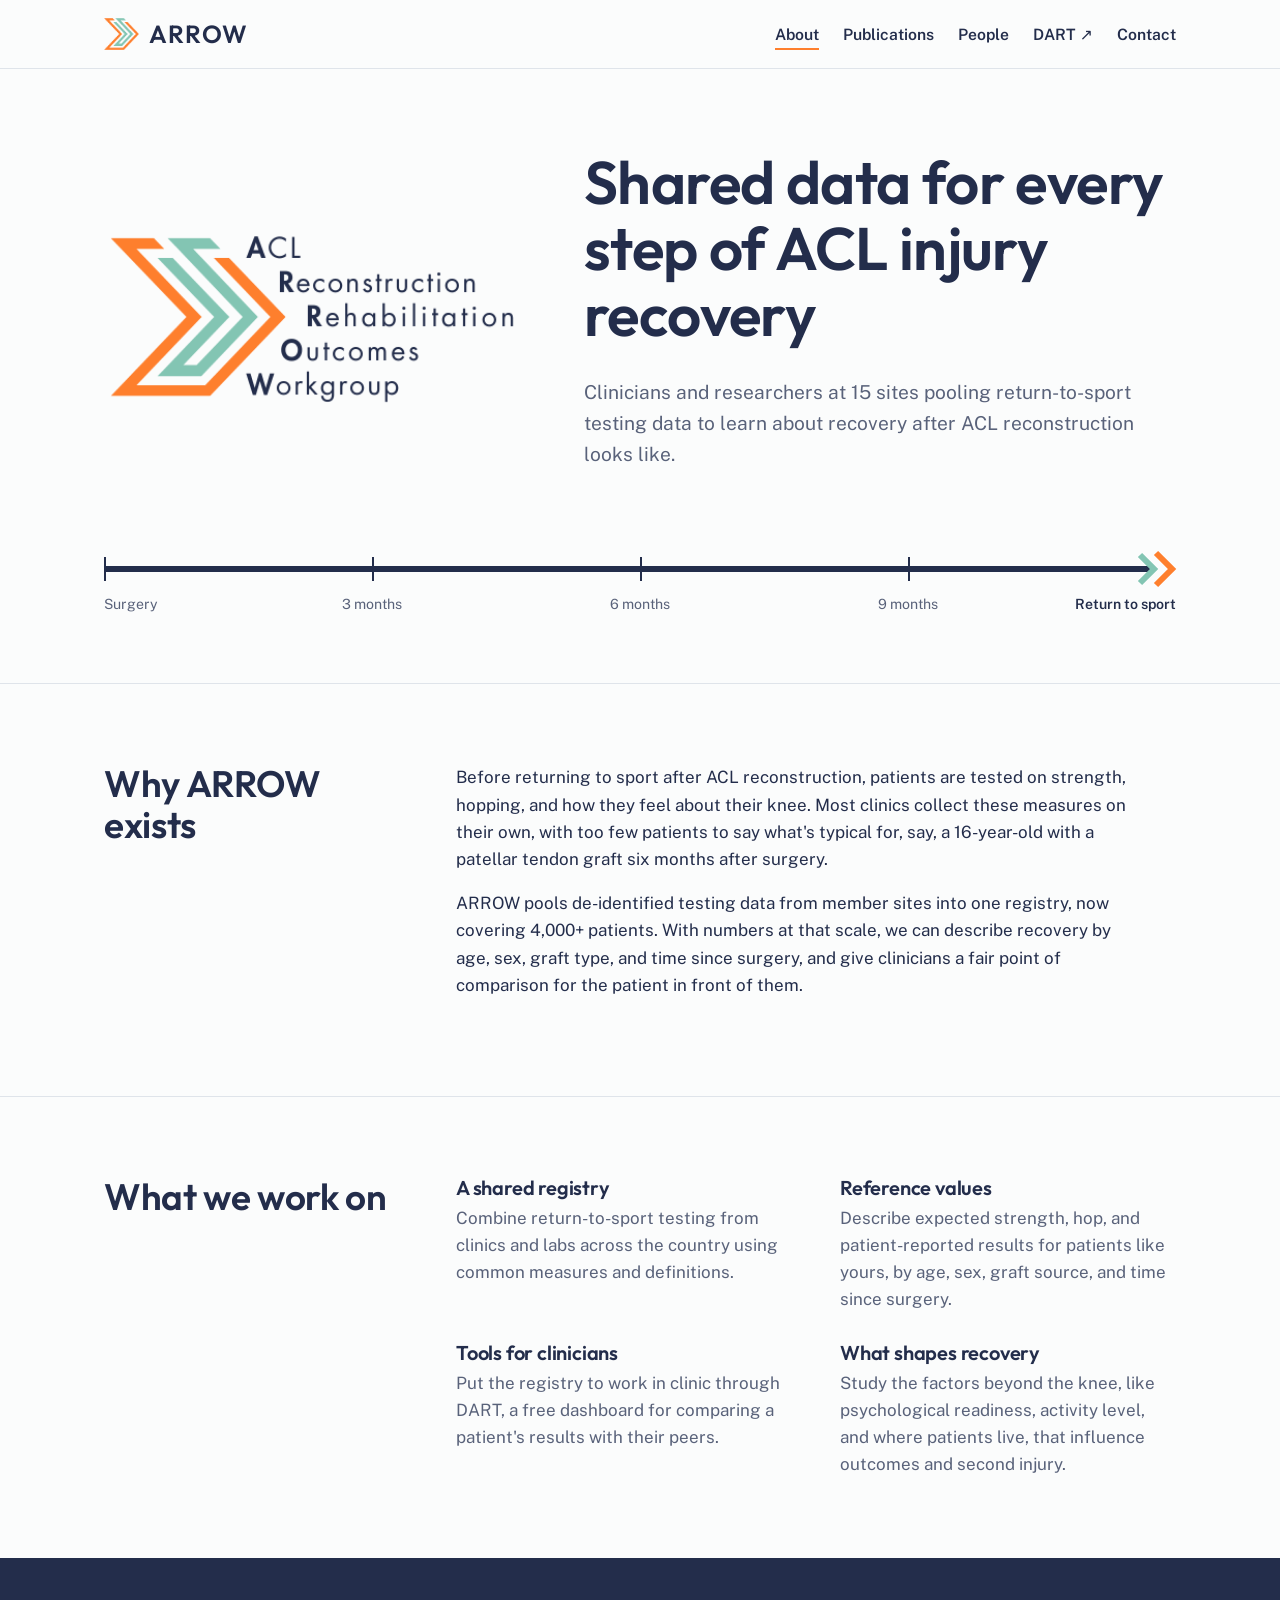
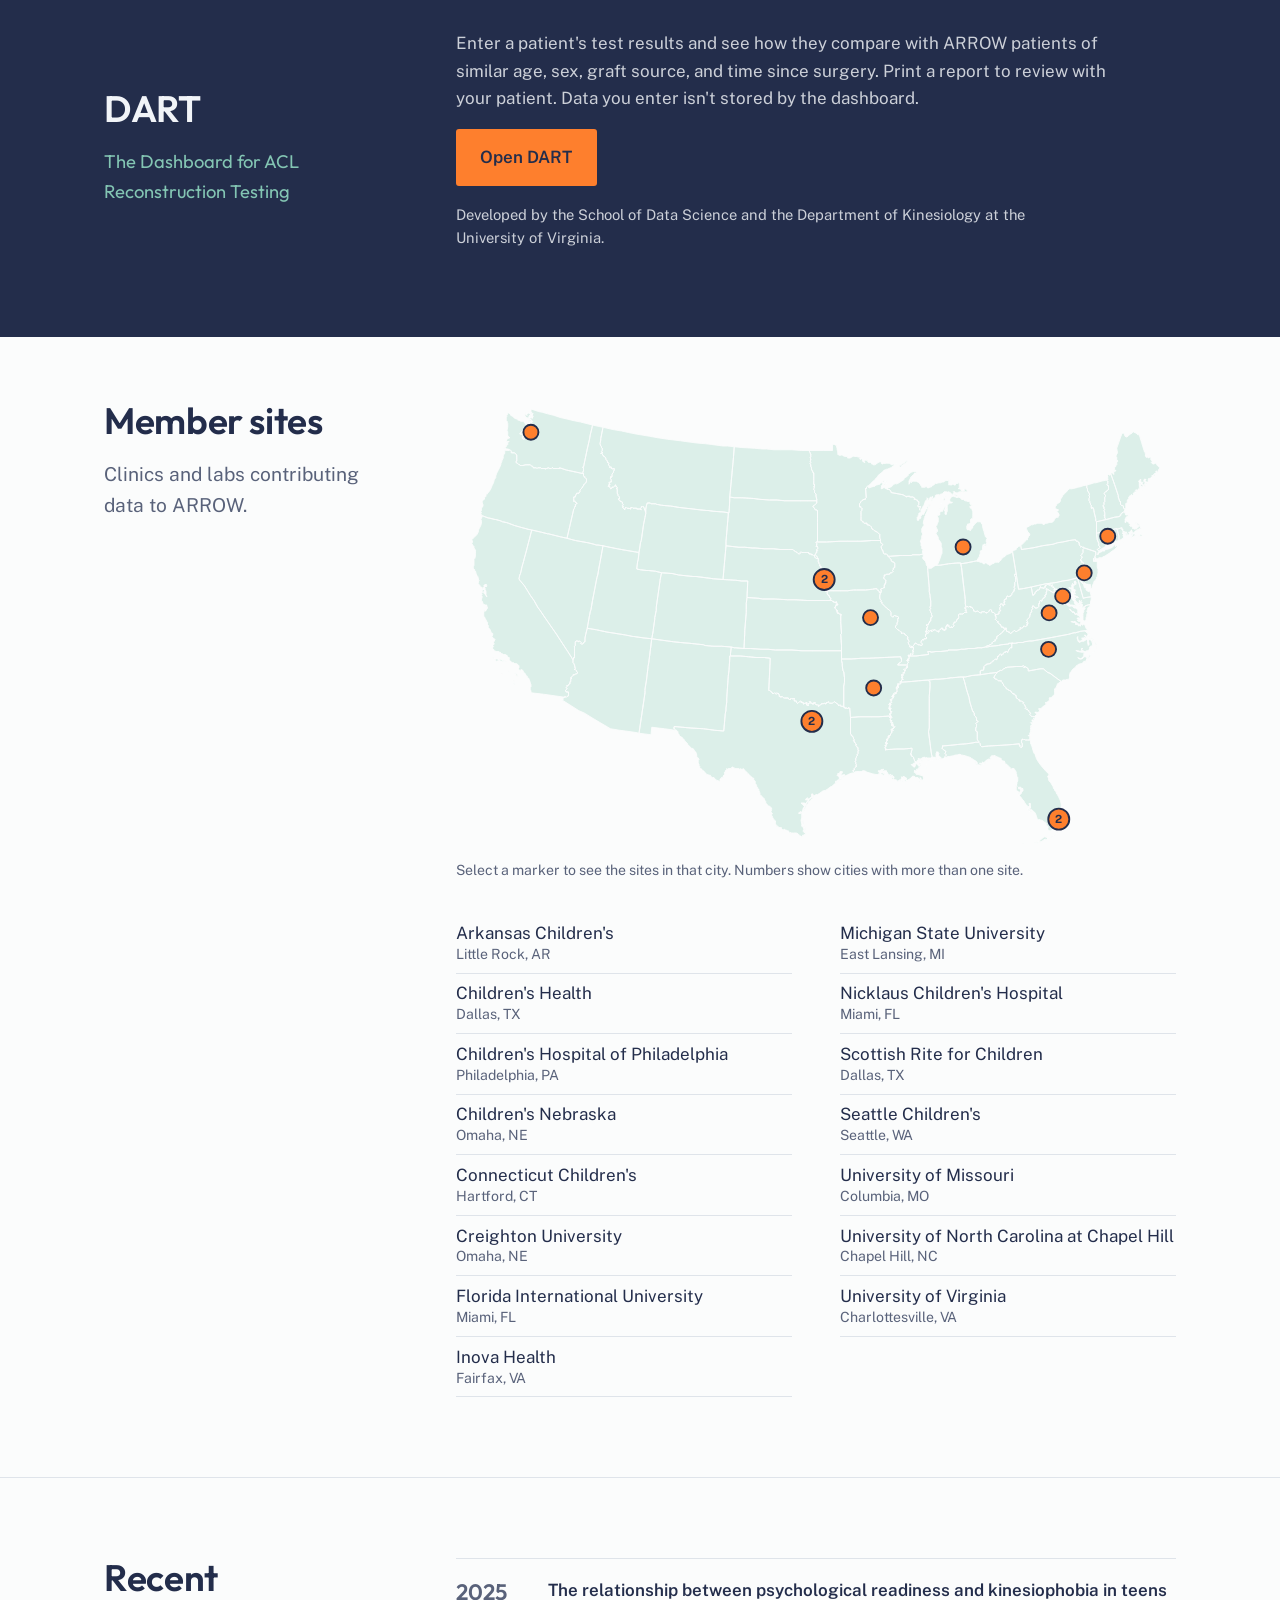
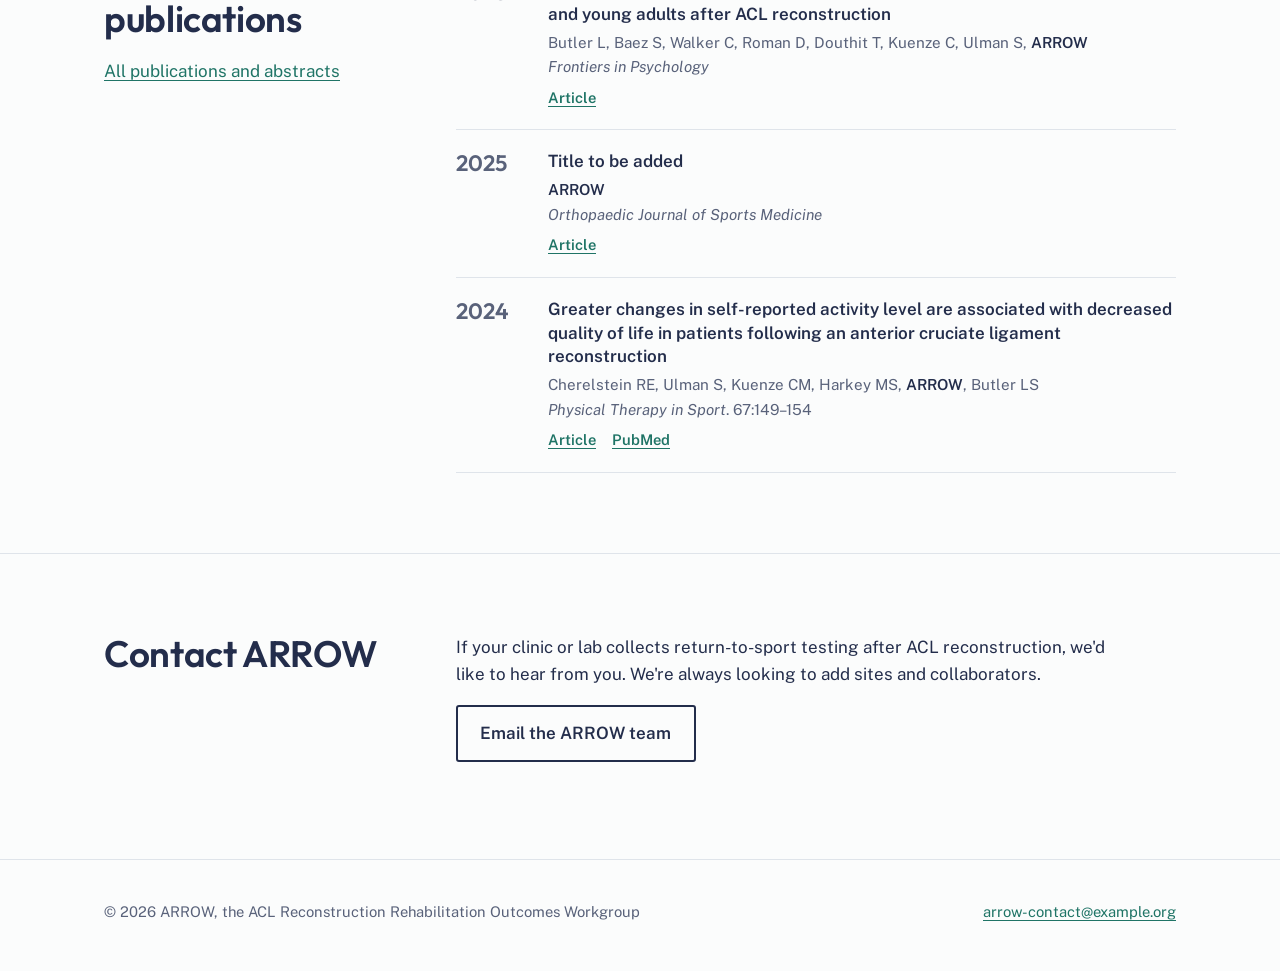
<file: index.html>
<!doctype html>
<html lang="en">
<head>
  <meta charset="utf-8">
  <meta name="viewport" content="width=device-width, initial-scale=1">
  <title>ARROW · ACL Reconstruction Rehabilitation Outcomes Workgroup</title>
  <meta name="description" content="ARROW is a multi-site collaboration pooling return-to-sport testing data to improve recovery after ACL reconstruction. Home of DART, the Dashboard for ACL Reconstruction Testing.">
  <link rel="icon" href="assets/img/favicon.png" type="image/png">
  <link rel="preconnect" href="https://fonts.googleapis.com">
  <link rel="preconnect" href="https://fonts.gstatic.com" crossorigin>
  <link href="https://fonts.googleapis.com/css2?family=Outfit:wght@500;600&family=Public+Sans:wght@400;600&display=swap" rel="stylesheet">
  <link rel="stylesheet" href="assets/css/style.css">
</head>
<body>
  <a class="skip" href="#main">Skip to content</a>

  <header class="site-header">
    <div class="wrap">
      <a class="brand" href="./"><img src="assets/img/arrow-mark.png" alt="" width="36" height="32">ARROW</a>
      <nav class="nav" aria-label="Main">
        <ul>
          <li><a href="./" aria-current="page">About</a></li>
          <li><a href="publications.html">Publications</a></li>
          <li><a href="people.html">People</a></li>
          <li><a href="#" data-dart class="ext">DART</a></li>
          <li><a href="#join">Contact</a></li>
        </ul>
      </nav>
    </div>
  </header>

  <main id="main">
    <section class="hero">
      <div class="wrap">
        <div class="hero-grid">
          <div>
            <img class="hero-logo logo-light" src="assets/img/arrow-logo.png" width="402" height="173" alt="ARROW: ACL Reconstruction Rehabilitation Outcomes Workgroup">
            <img class="hero-logo logo-dark" src="assets/img/arrow-logo-dark.png" width="402" height="173" alt="ARROW: ACL Reconstruction Rehabilitation Outcomes Workgroup">
          </div>
          <div>
            <h1>Shared data for every step of ACL injury recovery</h1>
            <p class="lede">Clinicians and researchers at <span data-site-count>15</span> sites pooling return-to-sport testing data to learn about recovery after ACL reconstruction looks like.</p>
          </div>
        </div>

        <figure class="timeline" aria-label="Recovery timeline from surgery to return to sport">
          <div class="track" aria-hidden="true">
            <span class="tick" style="left:0"></span>
            <span class="tick" style="left:25%"></span>
            <span class="tick" style="left:50%"></span>
            <span class="tick" style="left:75%"></span>
            <span class="shaft"></span>
            <svg class="tip" viewBox="0 0 44 40"><polyline class="c2" points="6,6 20,20 6,34"/><polyline class="c1" points="22,4 38,20 22,36"/></svg>
          </div>
          <div class="timeline-labels" aria-hidden="true">
            <span style="left:0">Surgery</span>
            <span class="minor" style="left:25%">3 months</span>
            <span class="minor" style="left:50%">6 months</span>
            <span class="minor" style="left:75%">9 months</span>
            <span class="end" style="left:100%">Return to sport</span>
          </div>
        </figure>
      </div>
    </section>

    <section class="section" id="about">
      <div class="wrap split">
        <h2>Why ARROW exists</h2>
        <div>
          <p>Before returning to sport after ACL reconstruction, patients are tested on strength, hopping, and how they feel about their knee. Most clinics collect these measures on their own, with too few patients to say what's typical for, say, a 16-year-old with a patellar tendon graft six months after surgery.</p>
          <p>ARROW pools de-identified testing data from member sites into one registry, now covering <span data-participants>4,000+</span> patients. With numbers at that scale, we can describe recovery by age, sex, graft type, and time since surgery, and give clinicians a fair point of comparison for the patient in front of them.</p>
        </div>
      </div>
    </section>

    <section class="section" id="goals">
      <div class="wrap split">
        <h2>What we work on</h2>
        <ul class="goals">
          <li>
            <h3>A shared registry</h3>
            <p>Combine return-to-sport testing from clinics and labs across the country using common measures and definitions.</p>
          </li>
          <li>
            <h3>Reference values</h3>
            <p>Describe expected strength, hop, and patient-reported results for patients like yours, by age, sex, graft source, and time since surgery.</p>
          </li>
          <li>
            <h3>Tools for clinicians</h3>
            <p>Put the registry to work in clinic through DART, a free dashboard for comparing a patient's results with their peers.</p>
          </li>
          <li>
            <h3>What shapes recovery</h3>
            <p>Study the factors beyond the knee, like psychological readiness, activity level, and where patients live, that influence outcomes and second injury.</p>
          </li>
        </ul>
      </div>
    </section>

    <section class="band" id="dart" aria-labelledby="dart-heading">
      <div class="wrap split">
        <div>
          <h2 id="dart-heading">DART</h2>
          <p class="sub">The Dashboard for ACL Reconstruction Testing</p>
        </div>
        <div>
          <p>Enter a patient's test results and see how they compare with ARROW patients of similar age, sex, graft source, and time since surgery. Print a report to review with your patient. Data you enter isn't stored by the dashboard.</p>
          <p><a class="button" href="#" data-dart>Open DART</a></p>
          <p class="meta">Developed by the School of Data Science and the Department of Kinesiology at the University of Virginia.</p>
        </div>
      </div>
    </section>

    <section class="section section--first" id="sites-section">
      <div class="wrap split">
        <div>
          <h2>Member sites</h2>
          <p class="lede">Clinics and labs contributing data to ARROW.</p>
        </div>
        <div>
          <div class="map" id="sites-map"></div>
          <p class="map-note">Select a marker to see the sites in that city. Numbers show cities with more than one site.</p>
          <ul class="sites" id="sites"></ul>
        </div>
      </div>
    </section>

    <section class="section" id="recent">
      <div class="wrap split">
        <div>
          <h2>Recent publications</h2>
          <p><a href="publications.html">All publications and abstracts</a></p>
        </div>
        <ul class="pubs" id="recent-pubs" data-limit="3"></ul>
      </div>
    </section>

    <section class="section" id="join">
      <div class="wrap split">
        <h2>Contact ARROW</h2>
        <div>
          <p>If your clinic or lab collects return-to-sport testing after ACL reconstruction, we'd like to hear from you. We're always looking to add sites and collaborators.</p>
          <p><a class="button button--quiet" href="#" data-email="Joining ARROW">Email the ARROW team</a></p>
        </div>
      </div>
    </section>
  </main>

  <footer class="site-footer">
    <div class="wrap">
      <p>© <span data-year>2026</span> ARROW, the ACL Reconstruction Rehabilitation Outcomes Workgroup</p>
      <p><a href="#" data-email></a></p>
    </div>
  </footer>

  <script src="assets/js/data.js"></script>
  <script src="assets/js/us-map.js"></script>
  <script src="assets/js/site.js"></script>
</body>
</html>
</file>
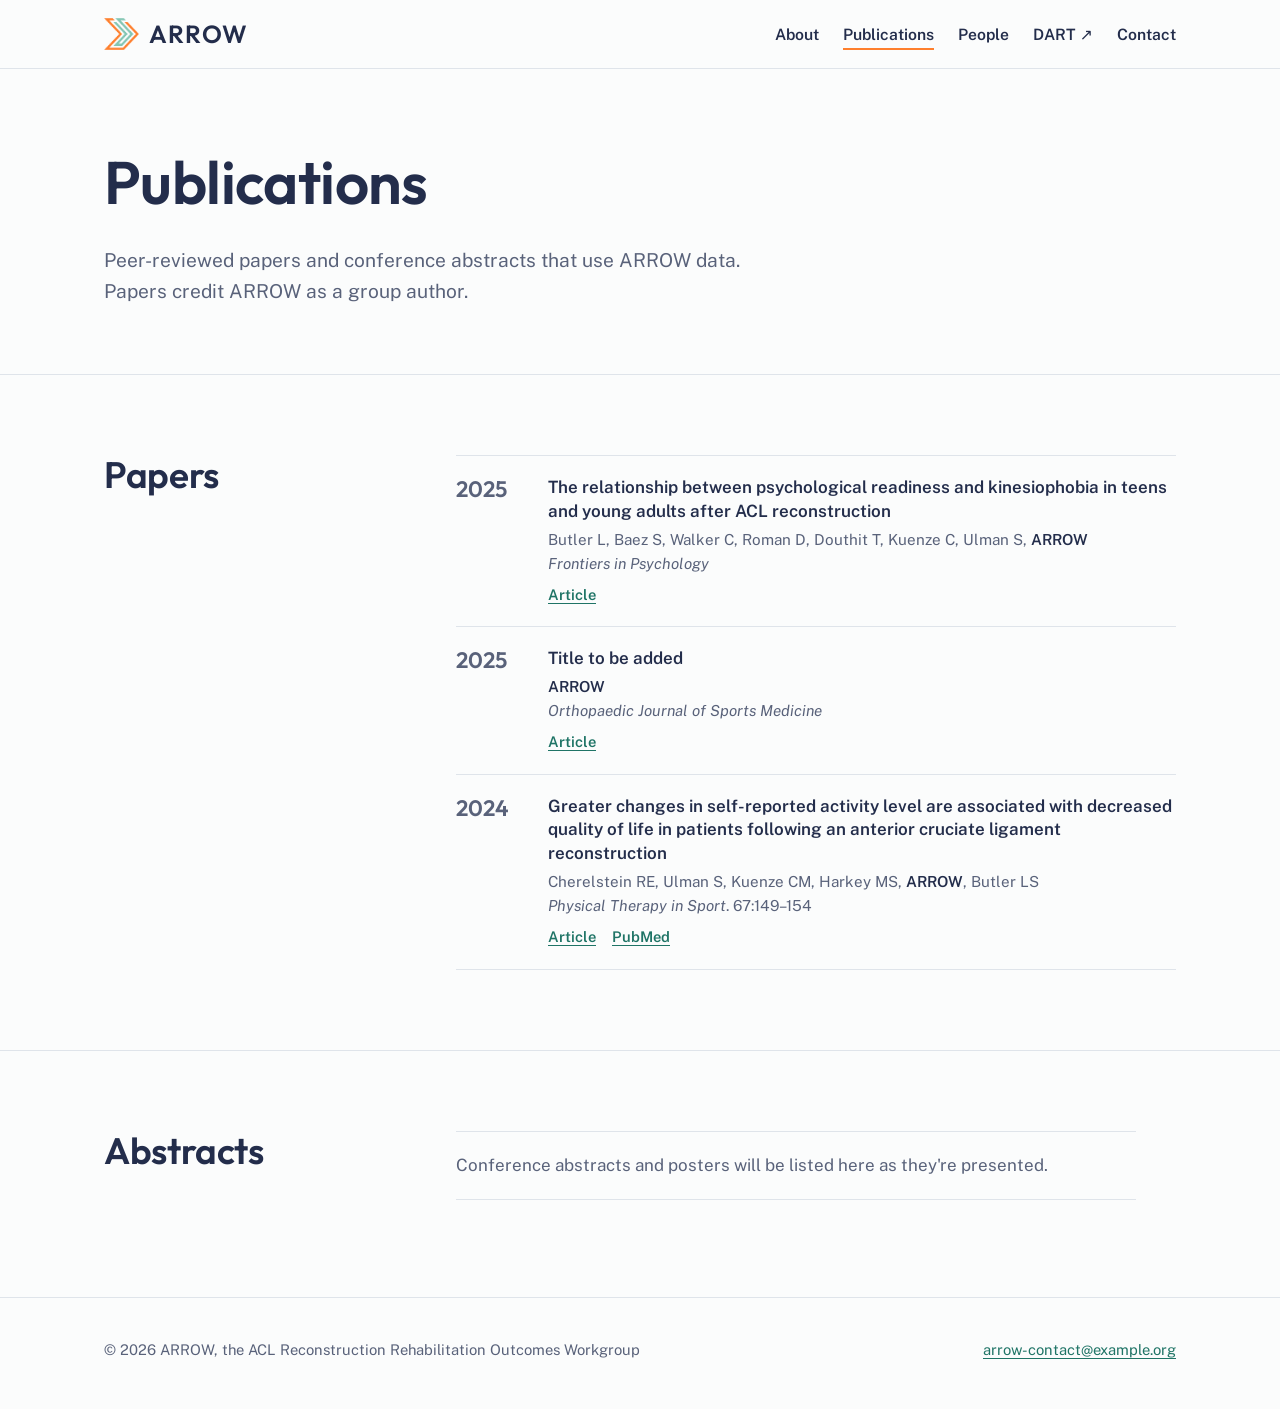
<file: publications.html>
<!doctype html>
<html lang="en">
<head>
  <meta charset="utf-8">
  <meta name="viewport" content="width=device-width, initial-scale=1">
  <title>Publications · ARROW</title>
  <meta name="description" content="Peer-reviewed publications and conference abstracts from ARROW, the ACL Reconstruction Rehabilitation Outcomes Workgroup.">
  <link rel="icon" href="assets/img/favicon.png" type="image/png">
  <link rel="preconnect" href="https://fonts.googleapis.com">
  <link rel="preconnect" href="https://fonts.gstatic.com" crossorigin>
  <link href="https://fonts.googleapis.com/css2?family=Outfit:wght@500;600&family=Public+Sans:wght@400;600&display=swap" rel="stylesheet">
  <link rel="stylesheet" href="assets/css/style.css">
</head>
<body>
  <a class="skip" href="#main">Skip to content</a>

  <header class="site-header">
    <div class="wrap">
      <a class="brand" href="./"><img src="assets/img/arrow-mark.png" alt="" width="36" height="32">ARROW</a>
      <nav class="nav" aria-label="Main">
        <ul>
          <li><a href="./">About</a></li>
          <li><a href="publications.html" aria-current="page">Publications</a></li>
          <li><a href="people.html">People</a></li>
          <li><a href="#" data-dart class="ext">DART</a></li>
          <li><a href="./#join">Contact</a></li>
        </ul>
      </nav>
    </div>
  </header>

  <main id="main">
    <section class="hero">
      <div class="wrap">
        <h1>Publications</h1>
        <p class="lede">Peer-reviewed papers and conference abstracts that use ARROW data. Papers credit ARROW as a group author.</p>
      </div>
    </section>

    <section class="section" aria-labelledby="papers-h">
      <div class="wrap split">
        <h2 id="papers-h">Papers</h2>
        <ul class="pubs" id="all-pubs"></ul>
      </div>
    </section>

    <section class="section" id="abstracts" aria-labelledby="abs-h">
      <div class="wrap split">
        <h2 id="abs-h">Abstracts</h2>
        <ul class="pubs" id="all-abstracts"></ul>
      </div>
    </section>
  </main>

  <footer class="site-footer">
    <div class="wrap">
      <p>© <span data-year>2026</span> ARROW, the ACL Reconstruction Rehabilitation Outcomes Workgroup</p>
      <p><a href="#" data-email></a></p>
    </div>
  </footer>

  <script src="assets/js/data.js"></script>
  <script src="assets/js/site.js"></script>
</body>
</html>
</file>
<file: assets/css/style.css>
/* ARROW — site styles */

:root {
  /* Colors taken from the ARROW logo */
  --navy: #232d4b;
  --orange: #fe7f2d;
  --mint: #83c5b3;

  --ink: var(--navy);            /* text */
  --paper: #fbfcfc;              /* page background (the logo sits on white) */
  --surface: #ffffff;
  --slate: #59627a;              /* secondary text */
  --rule: #dfe4ea;
  --teal: #1f7466;               /* links: a darker mint that passes contrast */
  --signal: var(--orange);       /* accents, buttons, focus */
  --mint-wash: #dcefe9;          /* map land */
  --band: var(--navy);
  --band-ink: #f1f4f8;

  --display: "Outfit", "Century Gothic", "Avenir Next", "Segoe UI", sans-serif;
  --body: "Public Sans", "Segoe UI", system-ui, -apple-system, sans-serif;

  --measure: 68ch;
  --page: 72rem;
  --gutter: clamp(1.25rem, 4vw, 2.5rem);

  color-scheme: light;
}

@media (prefers-color-scheme: dark) {
  :root {
    --ink: #e8edf3;
    --paper: #141b2e;
    --surface: #1b2339;
    --slate: #a4adc2;
    --rule: #2c3651;
    --teal: #83c5b3;
    --mint-wash: #213048;
    --band: #0e1322;
    --band-ink: #e8edf3;
    color-scheme: dark;
  }
}

*, *::before, *::after { box-sizing: border-box; }

html { -webkit-text-size-adjust: 100%; }

body {
  margin: 0;
  background: var(--paper);
  color: var(--ink);
  font-family: var(--body);
  font-size: 1.0625rem;
  line-height: 1.6;
}

img { max-width: 100%; display: block; }

a { color: var(--teal); text-underline-offset: 0.18em; text-decoration-thickness: 1px; }
a:hover { text-decoration-thickness: 2px; }

:focus-visible { outline: 3px solid var(--signal); outline-offset: 3px; border-radius: 2px; }

.skip {
  position: absolute; left: -999px; top: 0;
  background: var(--ink); color: var(--paper); padding: .5rem 1rem; z-index: 10;
}
.skip:focus { left: 1rem; top: 1rem; }

.wrap { max-width: var(--page); margin: 0 auto; padding: 0 var(--gutter); }

h1, h2, h3 {
  font-family: var(--display);
  font-weight: 600;
  line-height: 1.1;
  letter-spacing: -0.01em;
  margin: 0 0 .5em;
}
h1 { font-size: clamp(2.3rem, 5vw, 3.75rem); font-weight: 600; }
h2 { font-size: clamp(1.7rem, 3vw, 2.3rem); }
h3 { font-size: 1.25rem; }

p { margin: 0 0 1em; max-width: var(--measure); }

.lede { font-size: 1.2rem; color: var(--slate); max-width: 58ch; }

/* ---------- Header ---------- */

.site-header { border-bottom: 1px solid var(--rule); background: var(--paper); }
.site-header .wrap {
  display: flex; align-items: center; justify-content: space-between;
  gap: 1rem; flex-wrap: wrap; padding-top: .9rem; padding-bottom: .9rem;
}

.brand {
  display: flex; align-items: center; gap: .6rem;
  font-family: var(--display); font-weight: 600; font-size: 1.55rem;
  color: var(--ink); text-decoration: none; letter-spacing: .04em;
}
.brand img { width: auto; height: 2rem; }

.nav ul { list-style: none; margin: 0; padding: 0; display: flex; flex-wrap: wrap; gap: .25rem 1.5rem; }
.nav a {
  color: var(--ink); text-decoration: none; font-weight: 600; font-size: .98rem;
  padding: .3rem 0; border-bottom: 2px solid transparent;
}
.nav a:hover { border-bottom-color: var(--rule); }
.nav a[aria-current="page"] { border-bottom-color: var(--signal); }
.nav .ext::after { content: " ↗"; font-weight: 400; }

/* ---------- Hero ---------- */

.hero { padding: clamp(2.5rem, 7vw, 5rem) 0 clamp(2rem, 4vw, 3rem); }
.hero h1 { max-width: 18ch; }
.hero .lede { margin-top: 1.25rem; }

/* Home hero: the logo lockup beside the headline */
.hero-grid { display: grid; gap: 2rem 4rem; align-items: center; }
@media (min-width: 56rem) { .hero-grid { grid-template-columns: minmax(0, 26rem) 1fr; } }
.hero-logo { width: 100%; max-width: 26rem; height: auto; }
.logo-dark { display: none; }
@media (prefers-color-scheme: dark) { .logo-light { display: none; } .logo-dark { display: block; } }

/* The recovery timeline: the one bold element on the page */
.timeline { margin-top: clamp(2.5rem, 6vw, 4rem); }
.timeline { margin-left: 0; margin-right: 0; }
.track { position: relative; height: 32px; }
.track .shaft { position: absolute; left: 0; right: 22px; top: 13px; height: 6px; background: var(--ink); transform-origin: left center; }
.track .tick { position: absolute; top: 4px; width: 2px; height: 24px; background: var(--ink); }
.timeline-labels { position: relative; height: 1.6rem; margin-top: .5rem; font-size: .88rem; color: var(--slate); }
.timeline-labels span { position: absolute; top: 0; transform: translateX(-50%); white-space: nowrap; }
.timeline-labels span:first-child { transform: none; }
.timeline-labels span.end { transform: translateX(-100%); color: var(--ink); font-weight: 600; }
@media (max-width: 34rem) { .timeline-labels .minor { display: none; } }
.track .tip { position: absolute; right: -2px; top: -4px; width: 44px; height: 40px; fill: none; stroke-width: 6; stroke-linejoin: miter; }
.track .tip .c1 { stroke: var(--orange); }
.track .tip .c2 { stroke: var(--mint); }
.timeline figcaption { font-size: .9rem; color: var(--slate); margin-top: .75rem; }

@media (prefers-reduced-motion: no-preference) {
  .track .shaft { transform: scaleX(0); animation: draw 1.6s cubic-bezier(.5,0,.2,1) .2s forwards; }
  .track .tip { opacity: 0; animation: arrive .3s ease-out 1.65s forwards; }
  @keyframes draw { to { transform: scaleX(1); } }
  @keyframes arrive { to { opacity: 1; } }
}

/* ---------- Sections ---------- */

.section { padding: clamp(3rem, 7vw, 5rem) 0; border-top: 1px solid var(--rule); }
.section--first { border-top: 0; padding-top: clamp(2.5rem, 6vw, 4rem); }

.split { display: grid; gap: 2rem 4rem; grid-template-columns: 1fr; }
@media (min-width: 52rem) { .split { grid-template-columns: 18rem 1fr; } }

.goals { list-style: none; padding: 0; margin: 0; display: grid; gap: 1.75rem 3rem; }
@media (min-width: 40rem) { .goals { grid-template-columns: 1fr 1fr; } }
.goals h3 { margin-bottom: .3em; }
.goals p { color: var(--slate); margin: 0; }

/* DART band */
.band { background: var(--band); color: var(--band-ink); }
.band .wrap { padding-top: clamp(3rem, 7vw, 4.5rem); padding-bottom: clamp(3rem, 7vw, 4.5rem); }
.band h2 { color: var(--band-ink); }
.band .sub { color: var(--mint); font-family: var(--display); font-size: 1.15rem; margin: 0; }
.band p { color: color-mix(in srgb, var(--band-ink) 82%, transparent); }
.band .split { align-items: center; }

.button {
  display: inline-block; font-weight: 600; text-decoration: none;
  padding: .8rem 1.4rem; border-radius: 3px;
  background: var(--orange); color: var(--navy); border: 2px solid var(--orange);
}
.button:hover { background: transparent; color: var(--orange); }
.button--quiet { background: transparent; color: var(--ink); border-color: var(--ink); }
.button--quiet:hover { background: var(--ink); color: var(--paper); }

.band .meta { font-size: .92rem; margin-top: 1rem; }
.band a:not(.button) { color: var(--band-ink); }

/* Sites list */
.sites { columns: 15rem auto; column-gap: 3rem; list-style: none; padding: 0; margin: 2rem 0 0; }
.sites li { break-inside: avoid; padding: .55rem 0; border-bottom: 1px solid var(--rule); line-height: 1.35; }
.site-name { display: block; }
.site-city { display: block; font-size: .88rem; color: var(--slate); }

.map { position: relative; }
.map svg { width: 100%; height: auto; display: block; }
.map .states { fill: var(--mint-wash); stroke: var(--paper); stroke-width: 1.2; stroke-linejoin: round; }
.site-dot { cursor: pointer; outline: none; }
.site-dot .halo { fill: transparent; }
.site-dot .pin { fill: var(--orange); stroke: var(--navy); stroke-width: 2.5; transition: r .15s ease-out; }
.site-dot text { font: 700 15px var(--body); fill: var(--navy); text-anchor: middle; pointer-events: none; }
.site-dot.is-active .pin, .site-dot:focus-visible .pin { stroke: var(--ink); stroke-width: 4; }
.site-dot:focus-visible .halo { fill: none; stroke: var(--orange); stroke-width: 3; }
.map-tip {
  position: absolute; transform: translate(-50%, calc(-100% - 12px));
  background: var(--navy); color: #f1f4f8; padding: .55rem .8rem; border-radius: 4px;
  font-size: .88rem; line-height: 1.4; min-width: 12rem; max-width: 16rem;
  pointer-events: none; opacity: 0; transition: opacity .12s;
}
@media (prefers-color-scheme: dark) { .map-tip { background: #f1f4f8; color: var(--navy); } }
.map-tip.on { opacity: 1; }
.map-tip strong { display: block; font-family: var(--display); font-weight: 600; }
.map-tip span { display: block; }
.map-note { font-size: .88rem; color: var(--slate); margin-top: .5rem; }

/* ---------- Publications ---------- */

.pubs { list-style: none; padding: 0; margin: 0; }
.pub { display: grid; grid-template-columns: 4.5rem 1fr; gap: 0 1.25rem; padding: 1.25rem 0; border-bottom: 1px solid var(--rule); }
.pub:first-child { border-top: 1px solid var(--rule); }
.pub .year { font-family: var(--display); font-weight: 600; font-size: 1.4rem; line-height: 1.2; color: var(--slate); }
.pub .title { font-weight: 600; margin: 0 0 .25rem; max-width: var(--measure); line-height: 1.4; }
.pub .authors, .pub .venue { margin: 0; color: var(--slate); font-size: .95rem; max-width: var(--measure); }
.pub .venue em { font-style: italic; }
.pub .links { margin-top: .4rem; display: flex; gap: 1rem; flex-wrap: wrap; font-size: .92rem; font-weight: 600; }
.pub .group { font-weight: 600; color: var(--ink); }

.empty { color: var(--slate); padding: 1.25rem 0; border-top: 1px solid var(--rule); border-bottom: 1px solid var(--rule); }

.year-group h3 { margin-top: 2rem; }

/* ---------- People ---------- */

.people { list-style: none; padding: 0; margin: 0; display: grid; gap: 2rem 1.5rem; grid-template-columns: repeat(auto-fill, minmax(13rem, 1fr)); }
.person { display: flex; flex-direction: column; }
.avatar {
  width: 100%; aspect-ratio: 1; object-fit: cover; border-radius: 2px;
  background: var(--rule); margin-bottom: .8rem;
}
.avatar--initials {
  display: grid; place-items: center;
  font-family: var(--display); font-weight: 600; font-size: 2.6rem; color: var(--slate);
}
.person .name { font-weight: 600; margin: 0; line-height: 1.3; }
.person .cred { font-weight: 400; color: var(--slate); }
.person .role { margin: .15rem 0 0; font-size: .92rem; font-weight: 600; color: var(--teal); }
.person .title, .person .inst { margin: .15rem 0 0; font-size: .92rem; color: var(--slate); line-height: 1.45; }

.leaders .people { grid-template-columns: repeat(auto-fill, minmax(15rem, 1fr)); }

.inst-group { margin-top: 2.75rem; }
.inst-group:first-of-type { margin-top: 1.5rem; }
.inst-group h3 { padding-bottom: .4rem; border-bottom: 1px solid var(--rule); margin-bottom: 1.25rem; }
.inst-group .people { grid-template-columns: repeat(auto-fill, minmax(11rem, 1fr)); }

/* ---------- Footer ---------- */

.site-footer { border-top: 1px solid var(--rule); padding: 2.5rem 0 3rem; font-size: .92rem; color: var(--slate); }
.site-footer .wrap { display: flex; flex-wrap: wrap; justify-content: space-between; gap: 1rem 2rem; }
.site-footer p { margin: 0; }
</file>
